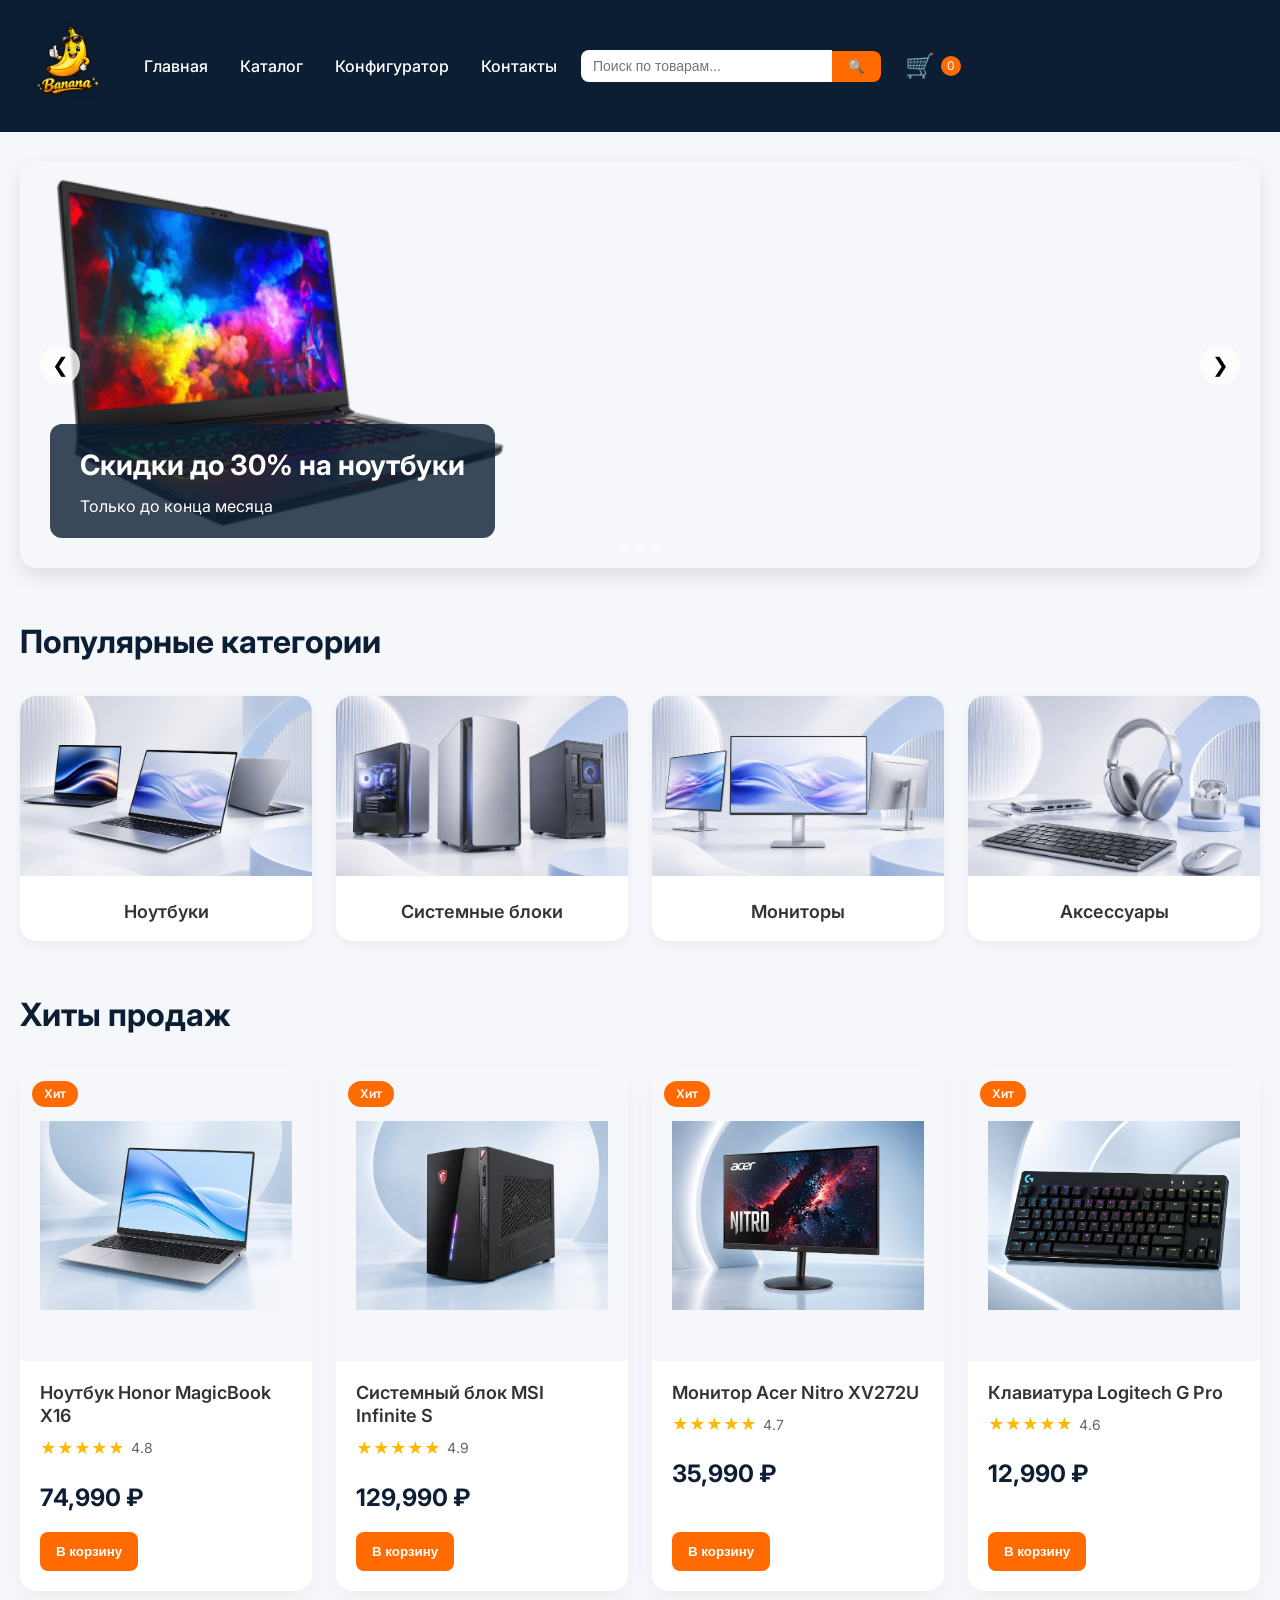
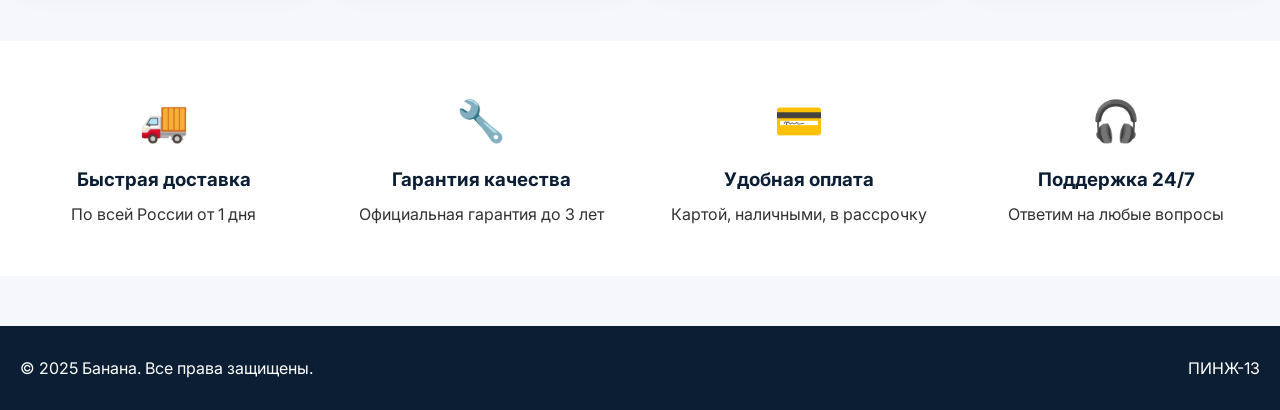
<file: index.html>
<!DOCTYPE html>
<html lang="ru">
<head>
  <meta charset="UTF-8">
  <meta name="viewport" content="width=device-width, initial-scale=1.0">
  <title>Банана — компьютерный магазин</title>
  <link rel="stylesheet" href="css/style.css">
  <link href="https://fonts.googleapis.com/css2?family=Inter:wght@400;500;600;700&display=swap" rel="stylesheet">
</head>
<body>

  <!-- ШАПКА -->
  <header class="header">
    <div class="container header__inner">
      
      <!-- Лого -->
      <a href="index.html" class="logo">
        <img src="img/logo.png" alt="Банана" class="logo__img">
      </a>

      <!-- Навигация -->
      <nav class="nav">
        <ul class="nav__list">
          <li><a href="index.html" class="nav__link">Главная</a></li>
          <li><a href="catalog.html" class="nav__link">Каталог</a></li>
          <li><a href="configurator.html" class="nav__link">Конфигуратор</a></li>
          <li><a href="contacts.html" class="nav__link">Контакты</a></li>
        </ul>
      </nav>

      <!-- Поиск -->
      <div class="header__search">
        <input type="text" placeholder="Поиск по товарам..." id="searchInput" class="search-input">
        <button class="search-btn" id="searchBtn">🔍</button>
      </div>

      <!-- Корзина -->
      <a href="cart.html" class="cart-link" id="cartLink">
        <span class="cart-icon">🛒</span>
        <span class="cart-count" id="cartCount">0</span>
      </a>

    </div>
  </header>
  <main>

    <!-- АКЦИИ -->
    <section class="slider-section">
      <div class="container">
        <div class="slider" id="mainSlider">
          <div class="slider__container">
            
            <!-- Контейнер для слайдов -->
            <div class="slider__slides">
              
              <!-- Первый слайд -->
              <div class="slide">
                <img src="img/slide1.png" alt="Скидки на ноутбуки">
                <!-- Текст картинки -->
                <div class="slide__caption">
                  <h2>Скидки до 30% на ноутбуки</h2>
                  <p>Только до конца месяца</p>
                </div>
              </div>
              
              <!-- Второй слайд -->
              <div class="slide">
                <img src="img/slide2.png" alt="Игровые ПК">
                <div class="slide__caption">
                  <h2>Игровые компьютеры</h2>
                  <p>Для настоящих геймеров</p>
                </div>
              </div>
              
              <!-- Третий слайд -->
              <div class="slide">
                <img src="img/slide3.png" alt="Периферия">
                <div class="slide__caption">
                  <h2>Клавиатуры и мыши</h2>
                  <p>Со скидкой при покупке комплектом</p>
                </div>
              </div>
              
            </div>
            
            <!-- Кнопки переключения слайдов -->
            <button class="slider__btn slider__btn--prev">❮</button> <!-- Предыдущий -->
            <button class="slider__btn slider__btn--next">❯</button> <!-- Следующий -->
            
            <!-- Точки-индикаторы (заполняются через JS) -->
            <div class="slider__dots"></div>
          </div>
        </div>
      </div>
    </section>
 <!-- ПОПУЛЯРНЫЕ КАТЕГОРИИ -->
    <section class="categories">
      <div class="container">
        <h2 class="section-title">Популярные категории</h2>
        <!-- Сетка из 4 карточек категорий -->
        <div class="categories-grid">
          
          <!-- Категория "Ноутбуки" -->
          <a href="catalog.html?category=laptops" class="category-card">
            <img src="img/category-laptops.png" alt="Ноутбуки">
            <h3>Ноутбуки</h3>
          </a>
          
          <!-- Категория "Системные блоки" -->
          <a href="catalog.html?category=desktops" class="category-card">
            <img src="img/category-system_blocks.png" alt="Системные блоки">
            <h3>Системные блоки</h3>
          </a>
          
          <!-- Категория "Мониторы" -->
          <a href="catalog.html?category=monitors" class="category-card">
            <img src="img/category-monitors.png" alt="Мониторы">
            <h3>Мониторы</h3>
          </a>
          
          <!-- Категория "Аксессуары" -->
          <a href="catalog.html?category=accessories" class="category-card">
            <img src="img/category-accessories.png" alt="Аксессуары">
            <h3>Аксессуары</h3>
          </a>
          
        </div>
      </div>
    </section>
    <!-- СЕКЦИЯ "ХИТЫ ПРОДАЖ" -->
    <section class="featured-products">
      <div class="container">
        <h2 class="section-title">Хиты продаж</h2>
        <!-- Сетка, куда будут вставлены карточки товаров из JS -->
        <div class="products-grid" id="featuredGrid">
          <!-- Здесь будут товары после загрузки страницы -->
        </div>
      </div>
    </section>

    <!-- ПРЕИМУЩЕСТВ МАГАЗИНА -->
    <section class="advantages">
      <div class="container">
        <div class="advantages-grid">
          
          <div class="advantage-item">
            <span class="advantage-icon">🚚</span>
            <h3>Быстрая доставка</h3>
            <p>По всей России от 1 дня</p>
          </div>
          
          <div class="advantage-item">
            <span class="advantage-icon">🔧</span>
            <h3>Гарантия качества</h3>
            <p>Официальная гарантия до 3 лет</p>
          </div>
          
          <div class="advantage-item">
            <span class="advantage-icon">💳</span>
            <h3>Удобная оплата</h3>
            <p>Картой, наличными, в рассрочку</p>
          </div>
          
          <div class="advantage-item">
            <span class="advantage-icon">🎧</span>
            <h3>Поддержка 24/7</h3>
            <p>Ответим на любые вопросы</p>
          </div>
          
        </div>
      </div>
    </section>

  </main>

  <!-- КОНЕЦ САЙТА -->
  <footer class="footer">
    <div class="container footer__inner">
      <p>&copy; 2025 Банана. Все права защищены.</p>
      <p>ПИНЖ-13</p>
    </div>
  </footer>

    <!-- ==================== ПОДКЛЮЧЕНИЕ JAVASCRIPT ==================== -->
  <script src="js/components.js"></script>
  <script src="js/catalog.js"></script>
  <!-- main.js - общие функции, обновление счётчика, слайдер -->
  <script src="js/main.js"></script>
  <!-- cart.js - логика работы с корзиной (добавление, удаление, хранение) -->
  <script src="js/cart.js"></script>
  
  <!-- Встроенный скрипт для отображения хитов продаж -->
  <script>
    // Дожидаемся полной загрузки DOM-дерева
    document.addEventListener('DOMContentLoaded', function() {
      // Проверяем, что массив products определён (он находится в catalog.js)
      if (typeof products !== 'undefined') {
        // Находим контейнер для хитов
        const featuredGrid = document.getElementById('featuredGrid');
        // Берём первые 4 товара из общего массива
        const featuredProducts = products.slice(0, 4);
        
        // Генерируем HTML для каждой карточки и вставляем в контейнер
        featuredGrid.innerHTML = featuredProducts.map(p => `
          <!-- Карточка товара. data-атрибуты нужны для JS (добавление в корзину) -->
          <article class="product-card" data-id="${p.id}" data-price="${p.price}" data-category="${p.category}">
            
            <div class="product-card__image">
              <img src="${p.image}" alt="${p.title}" loading="lazy">
              <!-- Метка "Хит" на карточке -->
              <span class="product-badge product-badge--hit">Хит</span>
            </div>
            
            <div class="product-card__content">
              <h3 class="product-card__title">${p.title}</h3>
              
              <!-- Рейтинг: звёзды и числовое значение -->
              <div class="product-card__rating">
                <span class="stars">${'★'.repeat(Math.round(p.rating))}${'☆'.repeat(5 - Math.round(p.rating))}</span>
                <span class="rating-value">${p.rating}</span>
              </div>
              
              <!-- Цена с разделителями тысяч -->
              <div class="product-card__price">${p.price.toLocaleString()} ₽</div>
              
              <!-- Кнопки действий -->
              <div class="product-card__actions">
                <!-- Кнопка добавления в корзину (с классом add-to-cart для обработчика) -->
                <button class="btn btn--primary add-to-cart">В корзину</button>
              </div>
            </div>
            
          </article>
        `).join(''); // join('') склеивает массив строк без запятых
      }
    });
  </script>
</body>
</html>
</file>
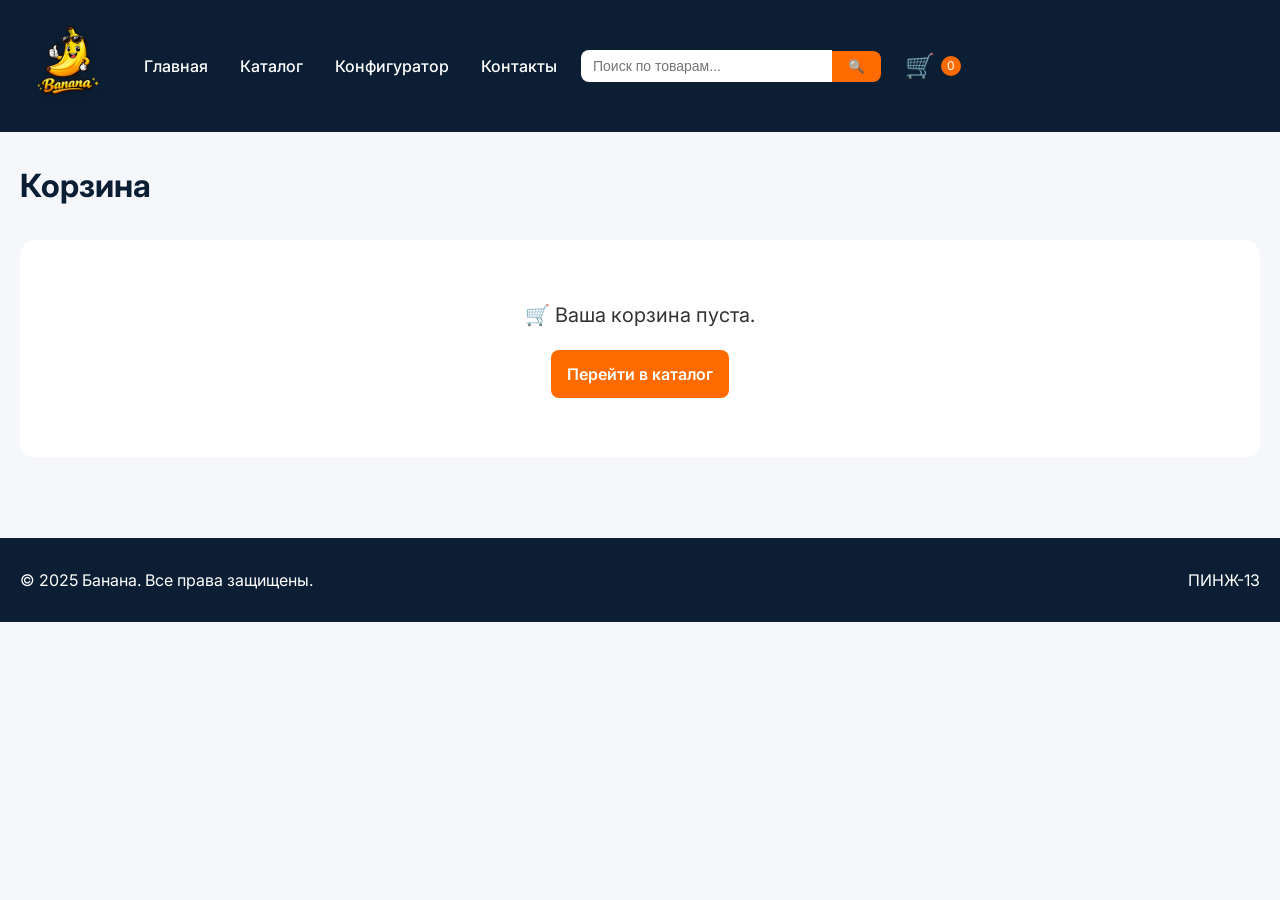
<file: cart.html>
<!DOCTYPE html>
<html lang="ru">
<head>
  <meta charset="UTF-8">
  <meta name="viewport" content="width=device-width, initial-scale=1.0">
  <title>Корзина — Банана</title>
  <link rel="stylesheet" href="css/style.css">
  <link href="https://fonts.googleapis.com/css2?family=Inter:wght@400;500;600;700&display=swap" rel="stylesheet">
</head>
<body>

  <!-- ШАПКА -->
  <header class="header">
    <div class="container header__inner">
      <a href="index.html" class="logo">
        <img src="img/logo.png" alt="Банана" class="logo__img">
      </a>
      <nav class="nav">
        <ul class="nav__list">
          <li><a href="index.html" class="nav__link">Главная</a></li>
          <li><a href="catalog.html" class="nav__link">Каталог</a></li>
          <li><a href="configurator.html" class="nav__link">Конфигуратор</a></li>
          <li><a href="contacts.html" class="nav__link">Контакты</a></li>
        </ul>
      </nav>
      <div class="header__search">
        <input type="text" placeholder="Поиск по товарам..." id="searchInput" class="search-input">
        <button class="search-btn" id="searchBtn">🔍</button>
      </div>
      <a href="cart.html" class="cart-link" id="cartLink">
        <span class="cart-icon">🛒</span>
        <span class="cart-count" id="cartCount">0</span>
      </a>
    </div>
  </header>

  <!-- СОДЕРЖИМОЕ КОРЗИНЫ -->
  <main class="cart-page">
    <div class="container">
      <!-- Заголовок страницы -->
      <h1 class="page-title">Корзина</h1>

      <!-- Блок, который показывается, если корзина пуста (изначально скрыт) -->
      <div id="cartEmptyMessage" class="cart-empty" style="display: none;">
        <p>🛒 Ваша корзина пуста.</p>
        <!-- Кнопка для перехода в каталог -->
        <a href="catalog.html" class="btn btn--primary">Перейти в каталог</a>
      </div>

      <!-- Основной блок корзины (таблица с товарами и итоги) -->
      <div id="cartContent">
        
        <!-- Таблица товаров в корзине -->
        <table class="cart-table">
          <thead>
            <tr>
              <th>Товар</th>        <!-- Название и изображение -->
              <th>Цена</th>          <!-- Цена за единицу -->
              <th>Количество</th>    <!-- Счётчик с кнопками +/- -->
              <th>Сумма</th>         <!-- Цена * количество -->
              <th></th>              <!-- Кнопка удаления -->
            </tr>
          </thead>
          <!-- Тело таблицы заполняется динамически через JS -->
          <tbody id="cartItemsContainer">
            <!-- Здесь будут строки с товарами -->
          </tbody>
        </table>

        <!-- Блок с итоговой суммой и кнопкой оформления -->
        <div class="cart-summary">
          <div class="cart-total">
            <span>Итого:</span>
            <!-- Сумма будет обновляться через JS -->
            <span id="cartTotalAmount">0 ₽</span>
          </div>
          <!-- Кнопка перехода к оформлению заказа -->
          <a href="checkout.html" class="btn btn--large btn--primary">Оформить заказ</a>
        </div>
        
      </div>
    </div>
  </main>

  <!-- ПОДВАЛ -->
  <footer class="footer">
    <div class="container footer__inner">
      <p>&copy; 2025 Банана. Все права защищены.</p>
      <p>ПИНЖ-13</p>
    </div>
  </footer>

  <!-- ПОДКЛЮЧЕНИЕ СКРИПТОВ -->
  <script src="js/main.js"></script>
  <script src="js/cart.js"></script>
  
  <!-- Вызов функции рендеринга корзины при загрузке -->
  <script>
    document.addEventListener('DOMContentLoaded', renderCart);
  </script>
</body>
</html>
</file>
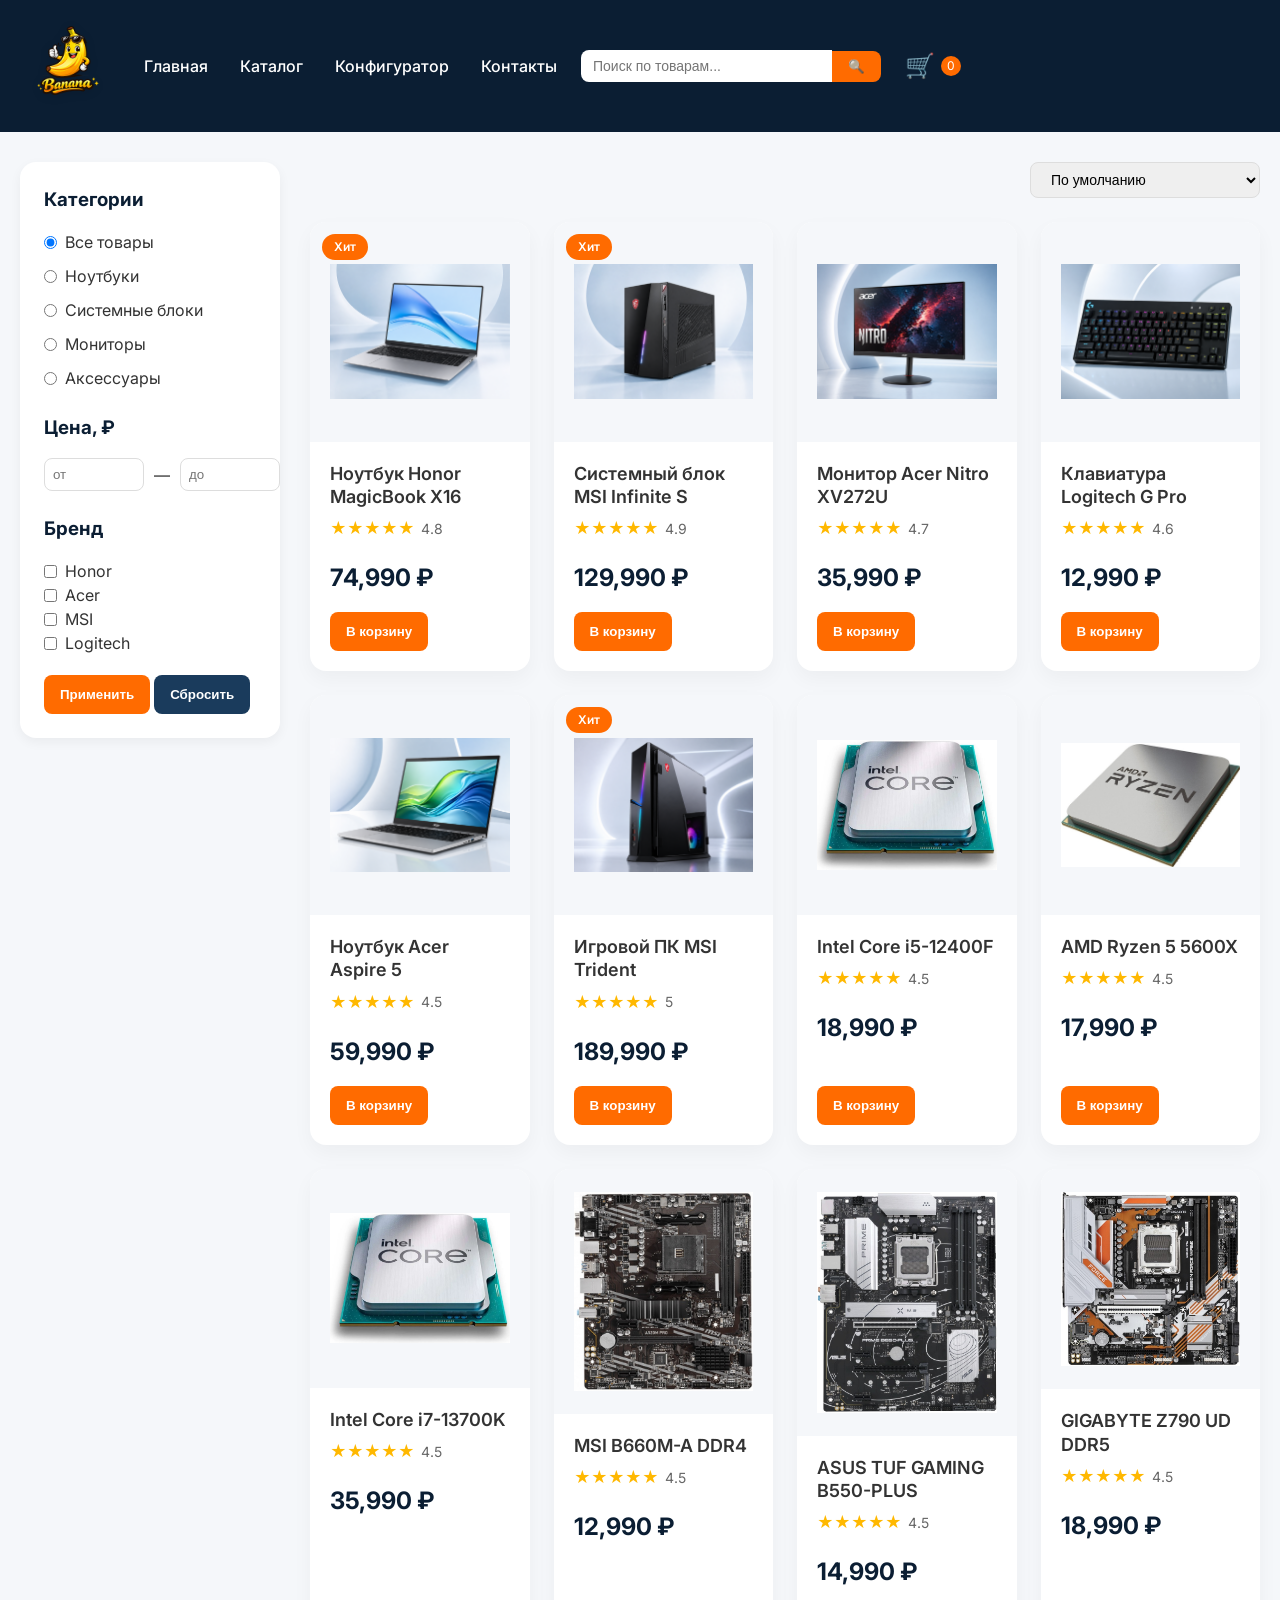
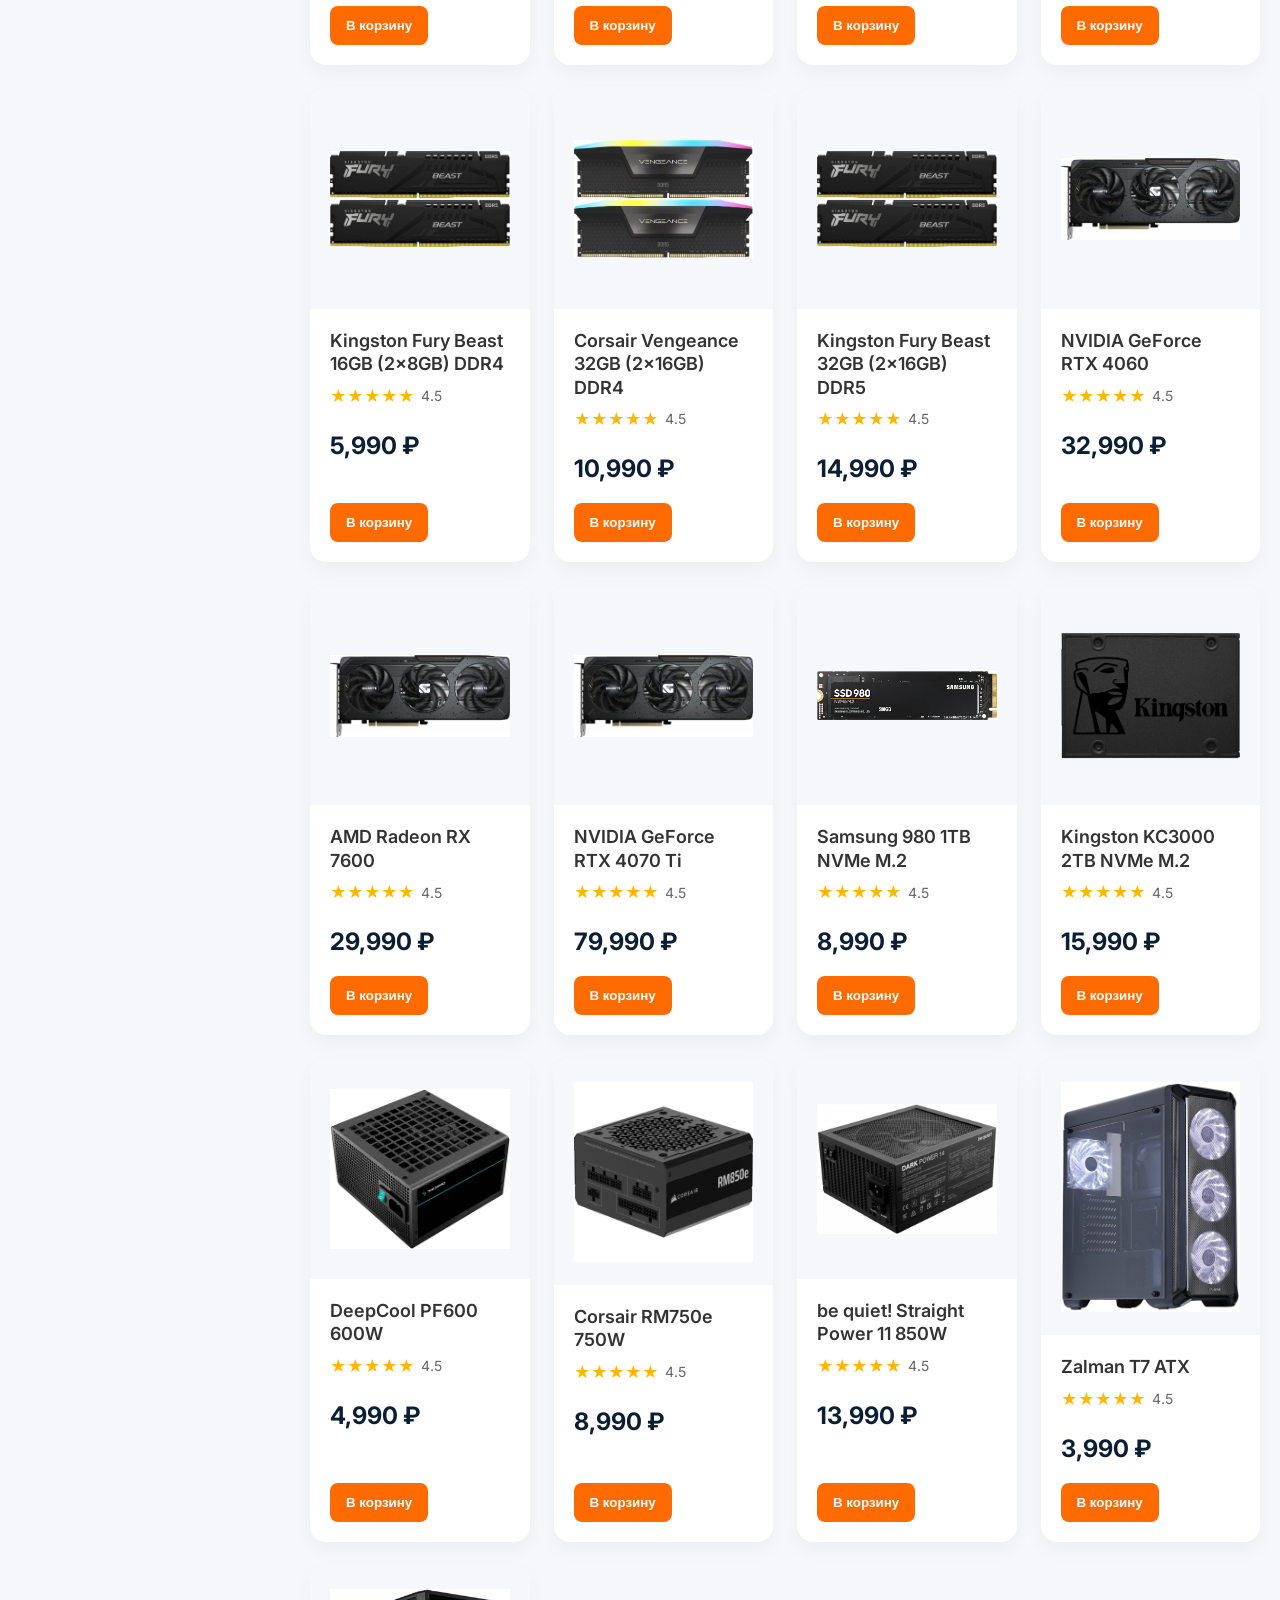
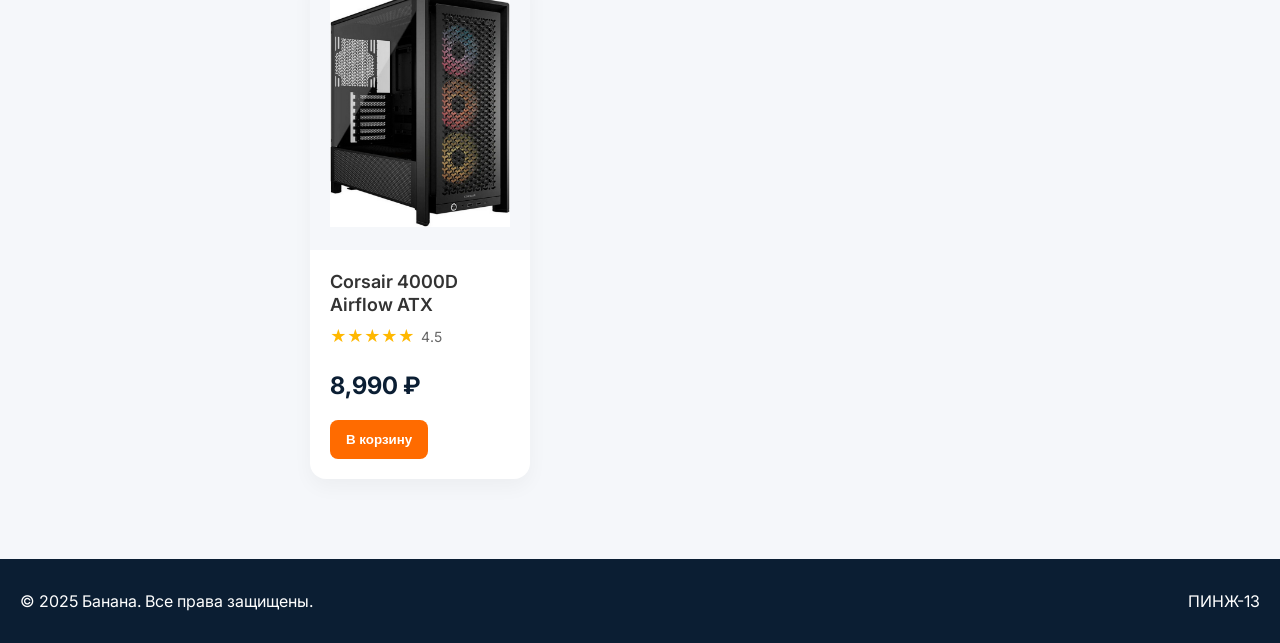
<file: catalog.html>
<!DOCTYPE html>
<html lang="ru">
<head>
  <meta charset="UTF-8">
  <meta name="viewport" content="width=device-width, initial-scale=1.0">
  <title>Каталог товаров — Банана</title>
  <link rel="stylesheet" href="css/style.css">
  <link href="https://fonts.googleapis.com/css2?family=Inter:wght@400;500;600;700&display=swap" rel="stylesheet">
</head>
<body>

  <!-- ШАПКА (аналогична главной) -->
  <header class="header">
    <div class="container header__inner">
      <a href="index.html" class="logo">
        <img src="img/logo.png" alt="Банана" class="logo__img">
      </a>
      <nav class="nav">
        <ul class="nav__list">
          <li><a href="index.html" class="nav__link">Главная</a></li>
          <li><a href="catalog.html" class="nav__link">Каталог</a></li>
          <li><a href="configurator.html" class="nav__link">Конфигуратор</a></li>
          <li><a href="contacts.html" class="nav__link">Контакты</a></li>
        </ul>
      </nav>
      <div class="header__search">
        <input type="text" placeholder="Поиск по товарам..." id="searchInput" class="search-input">
        <button class="search-btn" id="searchBtn">🔍</button>
      </div>
      <a href="cart.html" class="cart-link" id="cartLink">
        <span class="cart-icon">🛒</span>
        <span class="cart-count" id="cartCount">0</span>
      </a>
    </div>
  </header>

  <!-- ОСНОВНОЙ КОНТЕНТ КАТАЛОГА -->
  <main class="catalog-page">
    <div class="container catalog-container">
      
      <!-- ========== БОКОВАЯ ПАНЕЛЬ ФИЛЬТРОВ ========== -->
      <aside class="filters">
        
        <!-- Фильтр по категориям (радиокнопки - можно выбрать только одну) -->
        <h3>Категории</h3>
        <ul class="filter-group">
          <li><label><input type="radio" name="category" value="all" checked> Все товары</label></li>
          <li><label><input type="radio" name="category" value="laptops"> Ноутбуки</label></li>
          <li><label><input type="radio" name="category" value="desktops"> Системные блоки</label></li>
          <li><label><input type="radio" name="category" value="monitors"> Мониторы</label></li>
          <li><label><input type="radio" name="category" value="accessories"> Аксессуары</label></li>
        </ul>

        <!-- Фильтр по цене (диапазон) -->
        <h3>Цена, ₽</h3>
        <div class="price-filter">
          <!-- Поле для минимальной цены -->
          <input type="number" id="priceMin" placeholder="от" min="0">
          <span>—</span>
          <!-- Поле для максимальной цены -->
          <input type="number" id="priceMax" placeholder="до">
        </div>

        <!-- Фильтр по бренду (чекбоксы - можно выбрать несколько) -->
        <h3>Бренд</h3>
        <div class="filter-group">
          <label><input type="checkbox" value="honor"> Honor</label>
          <label><input type="checkbox" value="acer"> Acer</label>
          <label><input type="checkbox" value="msi"> MSI</label>
          <label><input type="checkbox" value="logitech"> Logitech</label>
        </div>

        <!-- Кнопки управления фильтрацией -->
        <button class="btn btn--primary" id="applyFilters">Применить</button>
        <button class="btn btn--secondary" id="resetFilters">Сбросить</button>
      </aside>

      <!-- ========== ПРАВАЯ ЧАСТЬ: СОРТИРОВКА И СЕТКА ТОВАРОВ ========== -->
      <section class="catalog-content">
        
        <!-- Верхняя панель с сортировкой -->
        <div class="catalog-header">
          <!-- Выпадающий список для выбора порядка сортировки -->
          <select id="sortSelect">
            <option value="default">По умолчанию</option>
            <option value="price-asc">Цена ↑ (дешёвые сначала)</option>
            <option value="price-desc">Цена ↓ (дорогие сначала)</option>
            <option value="rating">По рейтингу</option>
          </select>
        </div>

        <!-- Сетка товаров (будет заполнена через JavaScript) -->
        <div class="products-grid" id="productsGrid">
          <!-- Здесь появятся карточки товаров -->
        </div>
        
      </section>

    </div>
  </main>

  <!-- ПОДВАЛ -->
  <footer class="footer">
    <div class="container footer__inner">
      <p>&copy; 2025 Банана. Все права защищены.</p>
      <p>ПИНЖ-13</p>
    </div>
  </footer>

  <!-- ПОДКЛЮЧЕНИЕ СКРИПТОВ -->
  <script src="js/components.js"></script>   <!-- ← сначала этот -->
  <script src="js/catalog.js"></script> <!-- Данные товаров и функции фильтрации -->
  <script src="js/main.js"></script>    <!-- Общие функции -->
  <script src="js/cart.js"></script>    <!-- Логика корзины -->
  
  <!-- Инициализация каталога после загрузки DOM -->
  <script>
    document.addEventListener('DOMContentLoaded', function() {
      // Первоначальная отрисовка всех товаров (функция из catalog.js)
      renderProductGrid(products);
      
      // Назначаем обработчики событий на кнопки фильтров
      document.getElementById('applyFilters').addEventListener('click', filterProducts);
      document.getElementById('resetFilters').addEventListener('click', resetFilters);
      document.getElementById('sortSelect').addEventListener('change', filterProducts);
    });
  </script>
</body>
</html>
</file>
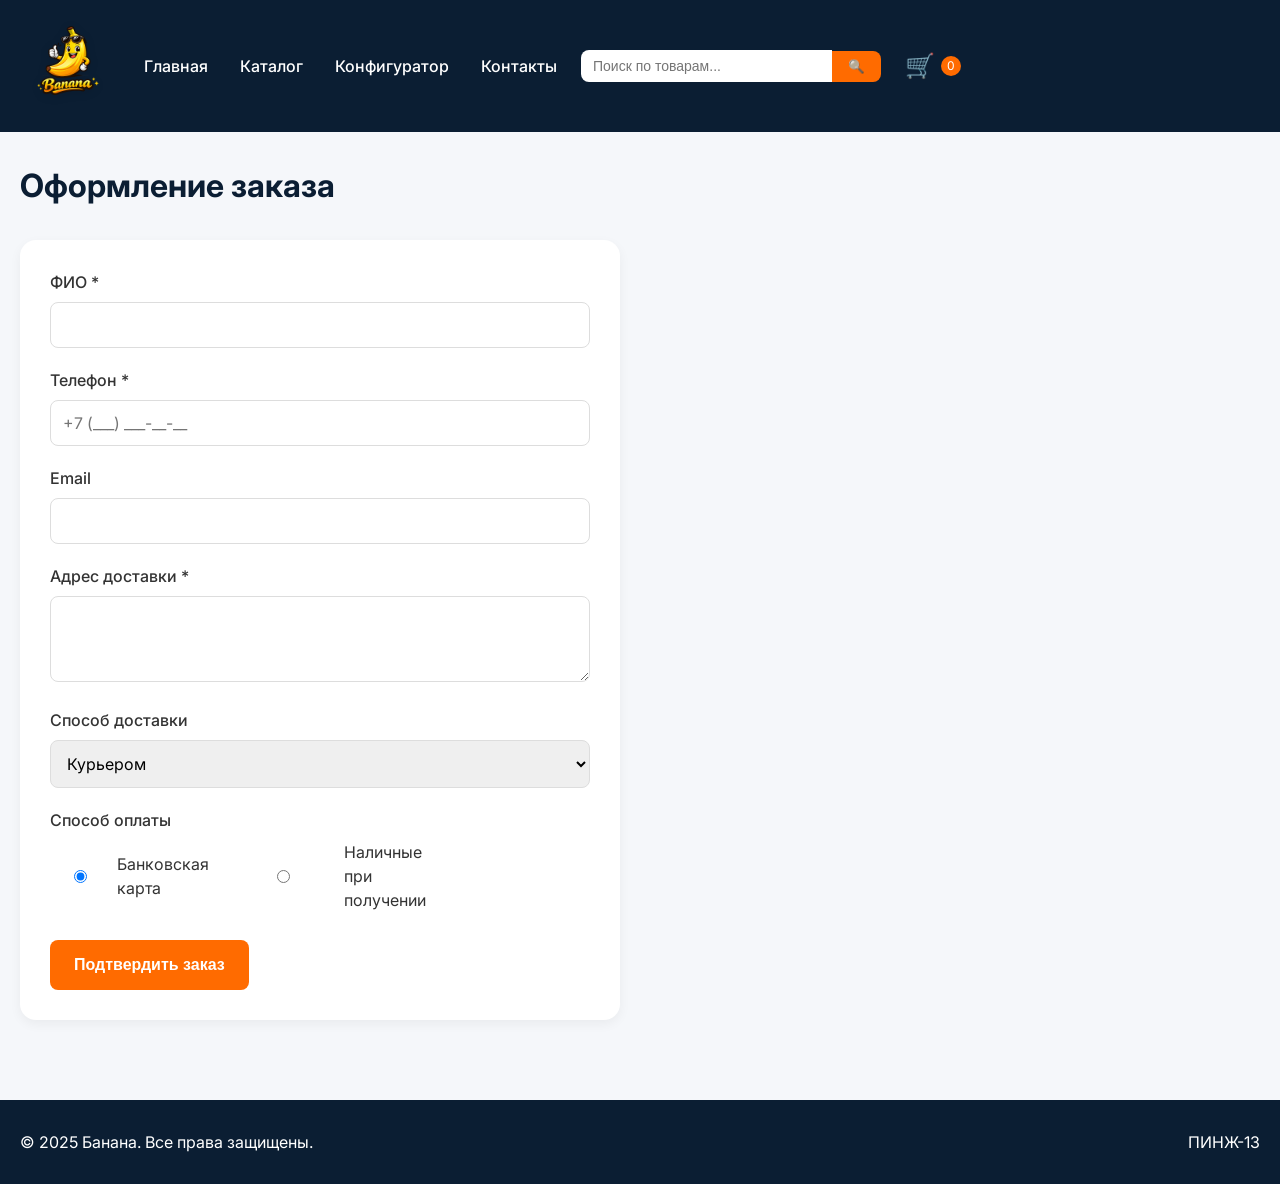
<file: checkout.html>
<!DOCTYPE html>
<html lang="ru">
<head>
  <meta charset="UTF-8">
  <meta name="viewport" content="width=device-width, initial-scale=1.0">
  <title>Оформление заказа — Банана</title>
  <link rel="stylesheet" href="css/style.css">
  <link href="https://fonts.googleapis.com/css2?family=Inter:wght@400;500;600;700&display=swap" rel="stylesheet">
</head>
<body>

  <!-- ШАПКА -->
  <header class="header">
    <div class="container header__inner">
      <a href="index.html" class="logo">
        <img src="img/logo.png" alt="Банана" class="logo__img">
      </a>
      <nav class="nav">
        <ul class="nav__list">
          <li><a href="index.html" class="nav__link">Главная</a></li>
          <li><a href="catalog.html" class="nav__link">Каталог</a></li>
          <li><a href="configurator.html" class="nav__link">Конфигуратор</a></li>
          <li><a href="contacts.html" class="nav__link">Контакты</a></li>
        </ul>
      </nav>
      <div class="header__search">
        <input type="text" placeholder="Поиск по товарам..." id="searchInput" class="search-input">
        <button class="search-btn" id="searchBtn">🔍</button>
      </div>
      <a href="cart.html" class="cart-link" id="cartLink">
        <span class="cart-icon">🛒</span>
        <span class="cart-count" id="cartCount">0</span>
      </a>
    </div>
  </header>

  <!-- ФОРМА ОФОРМЛЕНИЯ ЗАКАЗА -->
  <main class="checkout-page">
    <div class="container">
      <h1 class="page-title">Оформление заказа</h1>

      <!-- Форма. При отправке будет происходить валидация через JS -->
      <form id="checkoutForm" class="checkout-form">
        
        <!-- Поле "ФИО" (обязательное) -->
        <div class="form-group">
          <label for="name">ФИО *</label>
          <input type="text" id="name" name="name" required>
          <!-- Сюда будет выводиться текст ошибки, если поле невалидно -->
          <span class="error-message" data-for="name"></span>
        </div>

        <!-- Поле "Телефон" (обязательное) -->
        <div class="form-group">
          <label for="phone">Телефон *</label>
          <input type="tel" id="phone" name="phone" placeholder="+7 (___) ___-__-__" required>
          <span class="error-message" data-for="phone"></span>
        </div>

        <!-- Поле "Email" (необязательное) -->
        <div class="form-group">
          <label for="email">Email</label>
          <input type="email" id="email" name="email">
        </div>

        <!-- Поле "Адрес доставки" (обязательное) -->
        <div class="form-group">
          <label for="address">Адрес доставки *</label>
          <textarea id="address" name="address" rows="3" required></textarea>
          <span class="error-message" data-for="address"></span>
        </div>

        <!-- Выбор способа доставки -->
        <div class="form-group">
          <label>Способ доставки</label>
          <select name="delivery" id="delivery">
            <option value="courier">Курьером</option>
            <option value="pickup">Самовывоз</option>
            <option value="post">Почта России</option>
          </select>
        </div>

        <!-- Выбор способа оплаты (радиокнопки) -->
        <div class="form-group">
          <label>Способ оплаты</label>
          <div class="radio-group">
            <label><input type="radio" name="payment" value="card" checked> Банковская карта</label>
            <label><input type="radio" name="payment" value="cash"> Наличные при получении</label>
          </div>
        </div>

        <!-- Кнопка отправки формы -->
        <button type="submit" class="btn btn--large btn--primary">Подтвердить заказ</button>
      </form>
    </div>
  </main>

  <!-- ПОДВАЛ -->
  <footer class="footer">
    <div class="container footer__inner">
      <p>&copy; 2025 Банана. Все права защищены.</p>
      <p>ПИНЖ-13</p>
    </div>
  </footer>

  <!-- ПОДКЛЮЧЕНИЕ СКРИПТОВ -->
  <script src="js/main.js"></script>
  <script src="js/cart.js"></script>
  
  <!-- Валидация и обработка отправки формы -->
  <script>
    // Получаем форму по id и вешаем обработчик события submit
    document.getElementById('checkoutForm').addEventListener('submit', function(e) {
      e.preventDefault(); // Отменяем стандартную отправку (перезагрузку страницы)
      let isValid = true; // Флаг валидности всей формы
      
      // Очищаем все сообщения об ошибках перед проверкой
      document.querySelectorAll('.error-message').forEach(el => el.textContent = '');

      // --- ПРОВЕРКА ИМЕНИ ---
      const name = document.getElementById('name').value.trim(); // Убираем пробелы по краям
      if (name.length < 3) {
        // Показываем ошибку в соответствующем span
        showError('name', 'Введите полное имя (минимум 3 символа)');
        isValid = false;
      }

      // --- ПРОВЕРКА ТЕЛЕФОНА ---
      const phone = document.getElementById('phone').value.trim();
      // Простое регулярное выражение для российских номеров
      const phoneRegex = /^(\+7|8)?[\s\-]?\(?\d{3}\)?[\s\-]?\d{3}[\s\-]?\d{2}[\s\-]?\d{2}$/;
      if (!phoneRegex.test(phone)) {
        showError('phone', 'Введите корректный номер телефона');
        isValid = false;
      }

      // --- ПРОВЕРКА АДРЕСА ---
      const address = document.getElementById('address').value.trim();
      if (address.length < 10) {
        showError('address', 'Укажите полный адрес (не менее 10 символов)');
        isValid = false;
      }

      // --- ЕСЛИ ВСЁ ВАЛИДНО ---
      if (isValid) {
        alert('Заказ оформлен! Спасибо за покупку.');
        clearCart(); // Очищаем корзину (функция из cart.js)
        window.location.href = 'index.html'; // Перенаправляем на главную
      }
    });

    /**
     * Вспомогательная функция для вывода сообщения об ошибке
     * @param {string} fieldId - id поля ввода
     * @param {string} message - текст ошибки
     */
    function showError(fieldId, message) {
      // Ищем span с атрибутом data-for, равным fieldId
      const errorSpan = document.querySelector(`.error-message[data-for="${fieldId}"]`);
      if (errorSpan) errorSpan.textContent = message;
    }
  </script>
</body>
</html>
</file>
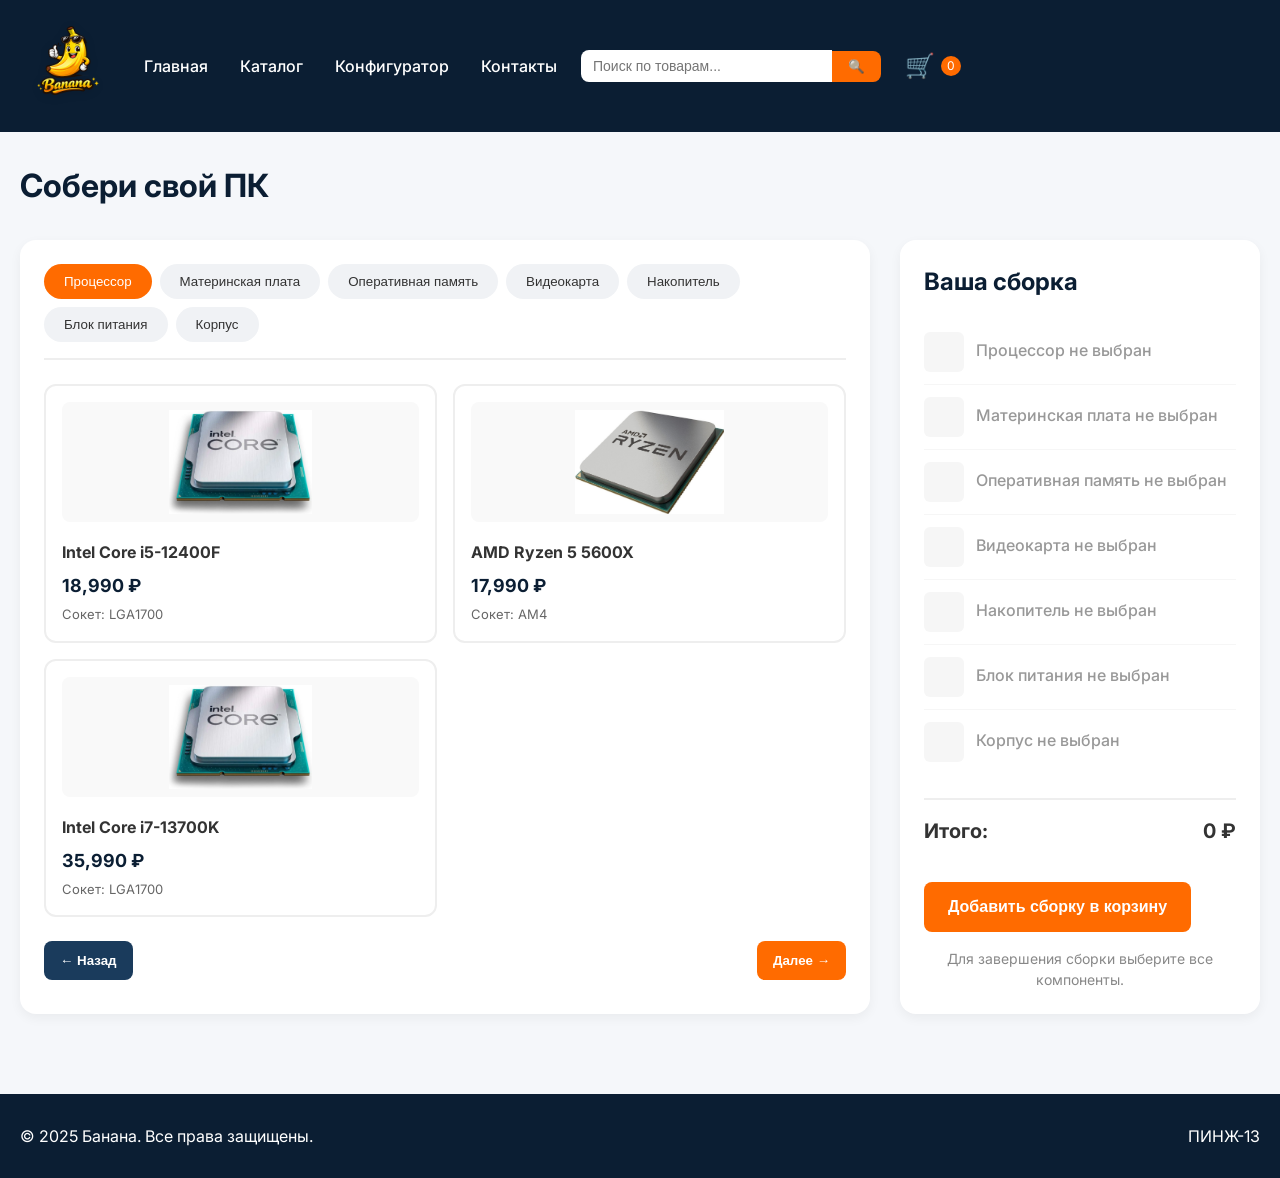
<file: configurator.html>
<!DOCTYPE html>
<html lang="ru">
<head>
  <meta charset="UTF-8">
  <meta name="viewport" content="width=device-width, initial-scale=1.0">
  <title>Конфигуратор ПК — Банана</title>
  <link rel="stylesheet" href="css/style.css">
  <link href="https://fonts.googleapis.com/css2?family=Inter:wght@400;500;600;700&display=swap" rel="stylesheet">
</head>
<body>

  <!-- ШАПКА (обновлённая с пунктом "Конфигуратор") -->
  <header class="header">
    <div class="container header__inner">
      <a href="index.html" class="logo">
        <img src="img/logo.png" alt="Банана" class="logo__img">
      </a>
      <nav class="nav">
        <ul class="nav__list">
          <li><a href="index.html" class="nav__link">Главная</a></li>
          <li><a href="catalog.html" class="nav__link">Каталог</a></li>
          <li><a href="configurator.html" class="nav__link">Конфигуратор</a></li>
          <li><a href="contacts.html" class="nav__link">Контакты</a></li>
        </ul>
      </nav>
      <div class="header__search">
        <input type="text" placeholder="Поиск по товарам..." id="searchInput" class="search-input">
        <button class="search-btn" id="searchBtn">🔍</button>
      </div>
      <a href="cart.html" class="cart-link" id="cartLink">
        <span class="cart-icon">🛒</span>
        <span class="cart-count" id="cartCount">0</span>
      </a>
    </div>
  </header>

  <!-- ОСНОВНОЙ КОНТЕНТ КОНФИГУРАТОРА -->
  <main class="configurator-page">
    <div class="container">
      <h1 class="page-title">Собери свой ПК</h1>

      <!-- Двухколоночный макет: слева выбор комплектующих, справа сводка -->
      <div class="configurator-layout">
        
        <!-- ЛЕВАЯ ЧАСТЬ: список категорий и вариантов -->
        <div class="configurator-selection">
          
          <!-- Панель категорий (горизонтальные вкладки) -->
          <div class="category-tabs" id="categoryTabs">
            <!-- Заполняются динамически через JS -->
          </div>

          <!-- Контейнер для списка компонентов выбранной категории -->
          <div class="components-list" id="componentsList">
            <!-- Здесь будут отображаться карточки комплектующих -->
          </div>

          <!-- Кнопки навигации по шагам (опционально) -->
          <div class="configurator-nav">
            <button class="btn btn--secondary" id="prevCategoryBtn">← Назад</button>
            <button class="btn btn--primary" id="nextCategoryBtn">Далее →</button>
          </div>
        </div>

        <!-- ПРАВАЯ ЧАСТЬ: сводка выбранной конфигурации -->
        <div class="configurator-summary">
          <h2>Ваша сборка</h2>
          <div id="summaryList" class="summary-list">
            <!-- Динамически заполняется выбранными компонентами -->
          </div>
          <div class="summary-total">
            <span>Итого:</span>
            <span id="totalPrice">0 ₽</span>
          </div>
          <button class="btn btn--large btn--primary" id="addConfigToCart" disabled>
            Добавить сборку в корзину
          </button>
          <p class="config-note">Для завершения сборки выберите все компоненты.</p>
        </div>
      </div>
    </div>
  </main>

  <!-- ПОДВАЛ -->
  <footer class="footer">
    <div class="container footer__inner">
      <p>&copy; 2025 Банана. Все права защищены.</p>
      <p>ПИНЖ-13</p>
    </div>
  </footer>

  <!-- ПОДКЛЮЧЕНИЕ СКРИПТОВ -->
  <script src="js/main.js"></script>
  <script src="js/cart.js"></script>
  <script src="js/components.js"></script>   <!-- Данные комплектующих -->
  <script src="js/configurator.js"></script> <!-- Логика конфигуратора -->
</body>
</html>
</file>
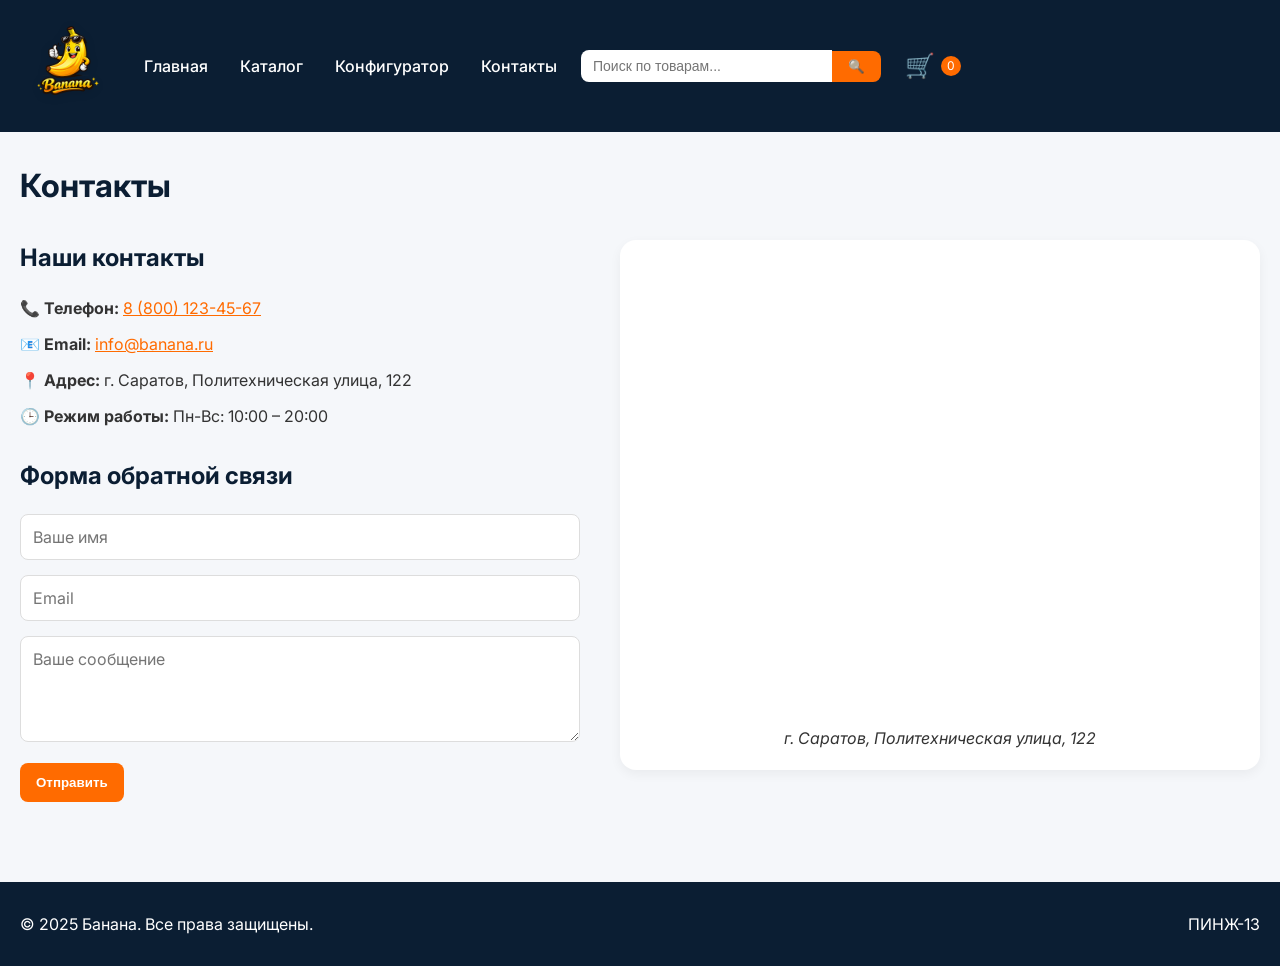
<file: contacts.html>
<!DOCTYPE html>
<html lang="ru">
<head>
  <meta charset="UTF-8">
  <meta name="viewport" content="width=device-width, initial-scale=1.0">
  <title>Контакты — Банана</title>
  <link rel="stylesheet" href="css/style.css">
  <link href="https://fonts.googleapis.com/css2?family=Inter:wght@400;500;600;700&display=swap" rel="stylesheet">
</head>
<body>

  <!-- ШАПКА -->
  <header class="header">
    <div class="container header__inner">
      <a href="index.html" class="logo">
        <img src="img/logo.png" alt="Банана" class="logo__img">
      </a>
      <nav class="nav">
        <ul class="nav__list">
          <li><a href="index.html" class="nav__link">Главная</a></li>
          <li><a href="catalog.html" class="nav__link">Каталог</a></li>
          <li><a href="configurator.html" class="nav__link">Конфигуратор</a></li>
          <li><a href="contacts.html" class="nav__link">Контакты</a></li>
        </ul>
      </nav>
      <div class="header__search">
        <input type="text" placeholder="Поиск по товарам..." id="searchInput" class="search-input">
        <button class="search-btn" id="searchBtn">🔍</button>
      </div>
      <a href="cart.html" class="cart-link" id="cartLink">
        <span class="cart-icon">🛒</span>
        <span class="cart-count" id="cartCount">0</span>
      </a>
    </div>
  </header>

  <!-- КОНТЕНТ СТРАНИЦЫ КОНТАКТОВ -->
  <main class="contacts-page">
    <div class="container">
      <h1 class="page-title">Контакты</h1>

      <!-- Двухколоночная сетка: информация + карта -->
      <div class="contacts-grid">
        
        <!-- Левая колонка: контактные данные и форма -->
        <div class="contacts-info">
          <h2>Наши контакты</h2>
          <ul class="contact-list">
            <li><strong>📞 Телефон:</strong> <a href="tel:+78001234567">8 (800) 123-45-67</a></li>
            <li><strong>📧 Email:</strong> <a href="mailto:info@banana.ru">info@banana.ru</a></li>
            <li><strong>📍 Адрес:</strong> г. Саратов, Политехническая улица, 122</li>
            <li><strong>🕒 Режим работы:</strong> Пн-Вс: 10:00 – 20:00</li>
          </ul>

          <h2>Форма обратной связи</h2>
          <form id="feedbackForm" class="feedback-form">
            <div class="form-group">
              <input type="text" placeholder="Ваше имя" required>
            </div>
            <div class="form-group">
              <input type="email" placeholder="Email" required>
            </div>
            <div class="form-group">
              <textarea placeholder="Ваше сообщение" rows="4" required></textarea>
            </div>
            <button type="submit" class="btn btn--primary">Отправить</button>
          </form>
        </div>

        <!-- Правая колонка: Яндекс.Карта через iframe -->
        <div class="contacts-map">
          <div style="position:relative; overflow:hidden; border-radius:12px;">
            <iframe src="https://yandex.ru/map-widget/v1/?um=constructor%3A6aefa1485cbe3c2cc75f442872452afc4684c054caef007c356aff023133a9ed&amp;source=constructor" width="600" height="450" frameborder="0">

            </iframe>
          </div>
          <!-- Подпись под картой -->
          <p style="margin-top:10px; text-align:center;">
            <em>г. Саратов, Политехническая улица, 122</em>
          </p>
        </div>
        
      </div>
    </div>
  </main>

  <!-- ПОДВАЛ -->
  <footer class="footer">
    <div class="container footer__inner">
      <p>&copy; 2025 Банана. Все права защищены.</p>
      <p>ПИНЖ-13</p>
    </div>
  </footer>

  <!-- ПОДКЛЮЧЕНИЕ СКРИПТОВ -->
  <script src="js/main.js"></script>
  <script src="js/cart.js"></script>
  
  <!-- Обработчик для формы обратной связи -->
  <script>
    document.getElementById('feedbackForm').addEventListener('submit', function(e) {
      e.preventDefault();
      alert('Спасибо за обращение! Мы ответим в ближайшее время.');
      this.reset();
    });
  </script>
</body>
</html>
</file>
<file: css/style.css>
/* ОБЩИЕ */
* {
  margin: 0;          /*отступы элементов*/
  padding: 0;         /*внутренние отступы*/
  box-sizing: border-box; /*ширина и высота*/
}

body {
  font-family: 'Inter', sans-serif; /*шрифт*/
  color: #333333;                  /*цвет текста*/
  background-color: #F5F7FA;       /*фон страницы*/
  line-height: 1.5;                /*межстрочный интервал*/
}

/*контейнер для ограничения ширины контента и центрирования*/
.container {
  max-width: 1280px;   /*ширина*/
  margin: 0 auto;      /*центр*/
  padding: 0 20px;     /* Отступы по бокам*/
}

/*нахер подчёркивание у всех ссылок */
a {
  text-decoration: none;
  color: inherit;      /*цвет*/
}

/*нахер маркеры у списков*/
ul {
  list-style: none;
}

/*ШАПКА*/
.header {
  background: #0B1E33;
  padding: 16px 0;
  position: sticky;
  top: 0;
  z-index: 1000;
}

.header__inner {
  display: flex;
  align-items: center;
  gap: 24px;                /*расстояние между элементами*/
}

/*Лого*/
.logo {
  display: block;
  flex-shrink: 0;
}

.logo__img {
  display: block;           /*отступы у изображения*/
  height: 100px;
  width: auto;
  max-width: 180px;
  object-fit: contain;
  filter: drop-shadow(0 2px 4px rgba(0,0,0,0.1)); /*тень*/
  transition: transform 0.2s, filter 0.2s; /*анимация при наведении*/
}

.logo:hover .logo__img {
  transform: scale(1.02);   /*увеличение при наведении*/
  filter: drop-shadow(0 4px 6px rgba(0,0,0,0.15)); /*тень становится заметнее*/
}

/*МЕНЮ*/
.nav__list {
  display: flex;
  gap: 32px;                /*Расстояние*/
}

.nav__link {
  color: white;
  font-weight: 500;
  transition: color 0.2s;   /*изменение цвета*/
}

.nav__link:hover {
  color: #FF6B00;           /*Оранжевый при наведении*/
}

/*ПОИСК*/
.header__search {
  display: flex;
  align-items: center;
  flex: 1;
  max-width: 300px;
}

.search-input {
  padding: 8px 12px;
  border: none;
  border-radius: 8px 0 0 8px; /*скругление слева*/
  outline: none;
  font-size: 14px;
  width: 100%;
}

.search-btn {
  padding: 8px 16px;
  background: #FF6B00;
  border: none;
  border-radius: 0 8px 8px 0; /*скруглениесправа*/
  color: white;
  cursor: pointer;          /*Курсор*/
  transition: background 0.2s;
}

.search-btn:hover {
  background: #e05a00;
}

/*КОРЗИНА*/
.cart-link {
  display: flex;
  align-items: center;
  color: white;
  position: relative;
}

.cart-icon {
  font-size: 24px;
}

/*счётчик товаров*/
.cart-count {
  background: #FF6B00;
  color: white;
  font-size: 12px;
  border-radius: 50%;
  width: 20px;
  height: 20px;
  display: flex;
  align-items: center;
  justify-content: center;
  margin-left: 6px;
}

/*КНОПКИ*/
.btn {
  padding: 12px 16px;
  border-radius: 8px;
  font-weight: 600;
  border: none;
  cursor: pointer;
  transition: all 0.2s;
  display: inline-block;
  text-align: center;
}

.btn--primary {
  background: #FF6B00;
  color: white;
}

.btn--primary:hover {
  background: #e05a00;
}

.btn--secondary {
  background: #1A3B5C;
  color: white;
}

.btn--secondary:hover {
  background: #0f2a42;
}

.btn--large {
  padding: 16px 24px;
  font-size: 16px;
}

/*СЛАЙДЕР*/
.slider-section {
  margin: 30px 0;
}

.slider {
  position: relative;
  border-radius: 16px;
  overflow: hidden;
  box-shadow: 0 8px 20px rgba(0,0,0,0.1);
}

.slider__container {
  position: relative;
}

.slider__slides {
  display: flex;
}

.slide {
  flex: 0 0 100%;
  display: none;
  position: relative;
}

.slide:first-child {
  display: block;
}

.slide img {
  width: 40%;
  height: 400px;
  object-fit: cover;
}

/*Текст на слайде*/
.slide__caption {
  position: absolute;
  bottom: 30px;
  left: 30px;
  background: rgba(11,30,51,0.8); /* Полупрозрачный тёмно-синий */
  color: white;
  padding: 20px 30px;
  border-radius: 12px;
}

.slide__caption h2 {
  font-size: 28px;
  margin-bottom: 8px;
}

/*Кнопки слайд.*/
.slider__btn {
  position: absolute;
  top: 50%;
  transform: translateY(-50%); /* Центрируем по вертикали */
  background: rgba(255,255,255,0.8);
  border: none;
  width: 40px;
  height: 40px;
  border-radius: 50%;
  font-size: 20px;
  cursor: pointer;
  transition: background 0.2s;
}

.slider__btn:hover {
  background: white;
}

.slider__btn--prev {
  left: 20px;
}

.slider__btn--next {
  right: 20px;
}

/*точки индикатора*/
.slider__dots {
  position: absolute;
  bottom: 15px;
  left: 50%;
  transform: translateX(-50%);
  display: flex;
  gap: 8px;
}

.dot {
  width: 10px;
  height: 10px;
  background: rgba(255,255,255,0.5);
  border-radius: 50%;
  cursor: pointer;
  transition: background 0.2s;
}

.dot.active {
  background: #FF6B00;
}

/*КАРТОЧКА ТОВАРА*/
.product-card {
  background: white;
  border-radius: 16px;
  box-shadow: 0 8px 20px rgba(0,0,0,0.04);
  overflow: hidden;
  transition: transform 0.2s, box-shadow 0.2s;
  display: flex;
  flex-direction: column;
}

.product-card:hover {
  transform: translateY(-4px);
  box-shadow: 0 16px 30px rgba(0,0,0,0.08);
}

/* Контейнер изображения */
.product-card__image {
  position: relative;
  aspect-ratio: 1 / 1;
  background: #f5f7fa;
  padding: 20px;
}

.product-card__image img {
  width: 100%;
  height: 100%;
  object-fit: contain;
}

/* Метка на карточке (Хит, Скидка) */
.product-badge {
  position: absolute;
  top: 12px;
  left: 12px;
  background: #FF6B00;
  color: white;
  padding: 4px 12px;
  border-radius: 30px;
  font-size: 12px;
  font-weight: 600;
}

/* Контентная часть карточки */
.product-card__content {
  padding: 20px;
  flex: 1;
  display: flex;
  flex-direction: column;
}

.product-card__title {
  font-size: 18px;
  font-weight: 600;
  margin-bottom: 8px;
  line-height: 1.3;
}

/* Рейтинг */
.product-card__rating {
  display: flex;
  align-items: center;
  gap: 6px;
  margin-bottom: 8px;
}

.stars {
  color: #FFB800;            /* Жёлтый цвет звёзд */
}

.rating-value {
  color: #666;
  font-size: 14px;
}

/* Цена */
.product-card__price {
  font-size: 24px;
  font-weight: 700;
  color: #0B1E33;
  margin: 12px 0 16px;
}

/* Кнопки в карточке */
.product-card__actions {
  display: flex;
  gap: 8px;
  margin-top: auto;
}

/*СЕТКА ТОВАРОВ*/
.products-grid {
  display: grid;
  grid-template-columns: repeat(4, 1fr);
  gap: 24px;
}

/*КАТЕГОРИИ*/
.categories {
  margin: 50px 0;
}

.section-title {
  font-size: 32px;
  font-weight: 700;
  margin-bottom: 30px;
  color: #0B1E33;
}

.categories-grid {
  display: grid;
  grid-template-columns: repeat(4, 1fr);
  gap: 24px;
}

.category-card {
  background: white;
  border-radius: 16px;
  overflow: hidden;
  box-shadow: 0 4px 12px rgba(0,0,0,0.05);
  transition: transform 0.2s;
  text-align: center;
}

.category-card:hover {
  transform: translateY(-5px);
}

.category-card img {
  width: 100%;
  height: 180px;
  object-fit: cover;
}

.category-card h3 {
  padding: 16px;
  font-size: 18px;
  font-weight: 600;
}

/*ПРЕИМУЩЕСТВА*/
.advantages {
  background: white;
  padding: 50px 0;
  margin: 50px 0;
}

.advantages-grid {
  display: grid;
  grid-template-columns: repeat(4, 1fr);
  gap: 30px;
  text-align: center;
}

.advantage-icon {
  font-size: 40px;
  display: block;
  margin-bottom: 15px;
}

.advantage-item h3 {
  margin-bottom: 8px;
  color: #0B1E33;
}

/*ФУТЕР*/
.footer {
  background: #0B1E33;
  color: white;
  padding: 30px 0;
  margin-top: 50px;
}

.footer__inner {
  display: flex;
  justify-content: space-between;
  align-items: center;
}

/* ========== КАТАЛОГ ========== */
.catalog-page {
  padding: 30px 0;
}

.catalog-container {
  display: flex;
  gap: 30px;
}

/* Боковая панель фильтров */
.filters {
  width: 260px;              /* Фиксированная ширина */
  background: white;
  padding: 24px;
  border-radius: 16px;
  box-shadow: 0 4px 12px rgba(0,0,0,0.05);
  height: fit-content;       /* Высота по содержимому */
}

.filters h3 {
  margin-bottom: 16px;
  margin-top: 24px;
  color: #0B1E33;
}

.filters h3:first-of-type {
  margin-top: 0;             /* Убираем верхний отступ у первого заголовка */
}

.filter-group {
  margin-bottom: 20px;
}

.filter-group li {
  margin-bottom: 10px;
}

.filter-group label {
  display: flex;
  align-items: center;
  gap: 8px;
  cursor: pointer;
}

.price-filter {
  display: flex;
  align-items: center;
  gap: 10px;
  margin-bottom: 20px;
}

.price-filter input {
  width: 100px;
  padding: 8px;
  border: 1px solid #ddd;
  border-radius: 8px;
}

/* Правая часть каталога */
.catalog-content {
  flex: 1;                   /* Занимает оставшееся пространство */
}

.catalog-header {
  display: flex;
  justify-content: flex-end; /* Сортировка справа */
  margin-bottom: 24px;
}

#sortSelect {
  padding: 8px 16px;
  border-radius: 8px;
  border: 1px solid #ddd;
  font-size: 14px;
}

/* ========== КОРЗИНА ========== */
.cart-page {
  padding: 30px 0;
}

.page-title {
  font-size: 32px;
  margin-bottom: 30px;
  color: #0B1E33;
}

/* Сообщение о пустой корзине */
.cart-empty {
  text-align: center;
  padding: 60px 0;
  background: white;
  border-radius: 16px;
}

.cart-empty p {
  font-size: 20px;
  margin-bottom: 20px;
}

/* Таблица корзины */
.cart-table {
  width: 100%;
  background: white;
  border-radius: 16px;
  overflow: hidden;
  box-shadow: 0 4px 12px rgba(0,0,0,0.05);
  border-collapse: collapse; /* Убираем двойные границы */
}

.cart-table th,
.cart-table td {
  padding: 16px;
  text-align: left;
  border-bottom: 1px solid #eee; /* Только нижняя граница */
}

.cart-table th {
  background: #0B1E33;
  color: white;
  font-weight: 500;
}

/* Ячейка с информацией о товаре (картинка + название) */
.cart-item-info {
  display: flex;
  align-items: center;
  gap: 15px;
}

.cart-item-info img {
  width: 60px;
  height: 60px;
  object-fit: contain;
  background: #f5f7fa;
  border-radius: 8px;
  padding: 5px;
}

/* Управление количеством */
.quantity-control {
  display: flex;
  align-items: center;
  gap: 10px;
}

.qty-btn {
  width: 30px;
  height: 30px;
  border-radius: 6px;
  border: 1px solid #ddd;
  background: white;
  cursor: pointer;
  font-size: 16px;
  transition: background 0.2s;
}

.qty-btn:hover {
  background: #f0f0f0;
}

/* Кнопка удаления товара */
.remove-btn {
  background: none;
  border: none;
  color: #ff4d4d;
  font-size: 20px;
  cursor: pointer;
}

/* Итоговая сумма и кнопка оформления */
.cart-summary {
  margin-top: 30px;
  display: flex;
  justify-content: space-between;
  align-items: center;
  background: white;
  padding: 24px;
  border-radius: 16px;
  box-shadow: 0 4px 12px rgba(0,0,0,0.05);
}

.cart-total {
  font-size: 24px;
  font-weight: 700;
  color: #0B1E33;
}

.cart-total span:first-child {
  margin-right: 20px;
}

/* ========== ОФОРМЛЕНИЕ ЗАКАЗА ========== */
.checkout-page {
  padding: 30px 0;
}

.checkout-form {
  max-width: 600px;
  background: white;
  padding: 30px;
  border-radius: 16px;
  box-shadow: 0 4px 12px rgba(0,0,0,0.05);
}

.form-group {
  margin-bottom: 20px;
}

.form-group label {
  display: block;
  margin-bottom: 8px;
  font-weight: 500;
}

.form-group input,
.form-group textarea,
.form-group select {
  width: 100%;
  padding: 12px;
  border: 1px solid #ddd;
  border-radius: 8px;
  font-size: 16px;
  font-family: inherit;
}

.radio-group {
  display: flex;
  gap: 20px;
}

.radio-group label {
  display: flex;
  align-items: center;
  gap: 6px;
  font-weight: normal;
  cursor: pointer;
}

.error-message {
  color: #ff4d4d;
  font-size: 14px;
  margin-top: 5px;
  display: block;
}

/* ========== КОНТАКТЫ ========== */
.contacts-page {
  padding: 30px 0;
}

.contacts-grid {
  display: grid;
  grid-template-columns: 1fr 1fr; /* Две равные колонки */
  gap: 40px;
}

.contacts-info h2 {
  margin-bottom: 20px;
  color: #0B1E33;
}

.contact-list {
  margin-bottom: 30px;
}

.contact-list li {
  margin-bottom: 12px;
  font-size: 16px;
}

.contact-list a {
  color: #FF6B00;
  text-decoration: underline;
}

.feedback-form .form-group {
  margin-bottom: 15px;
}

.contacts-map {
  background: white;
  padding: 20px;
  border-radius: 16px;
  box-shadow: 0 4px 12px rgba(0,0,0,0.05);
  height: fit-content;
}

/* ========== КОНФИГУРАТОР ========== */
.configurator-page {
  padding: 30px 0;
}

.configurator-layout {
  display: grid;
  grid-template-columns: 1fr 360px;
  gap: 30px;
}

/* Левая часть: выбор комплектующих */
.configurator-selection {
  background: white;
  border-radius: 16px;
  padding: 24px;
  box-shadow: 0 4px 12px rgba(0,0,0,0.05);
}

/* Вкладки категорий */
.category-tabs {
  display: flex;
  flex-wrap: wrap;
  gap: 8px;
  margin-bottom: 24px;
  border-bottom: 2px solid #eee;
  padding-bottom: 16px;
}

.category-tab {
  padding: 10px 20px;
  background: #f0f2f5;
  border: none;
  border-radius: 30px;
  font-weight: 500;
  cursor: pointer;
  transition: all 0.2s;
  color: #333;
}

.category-tab:hover {
  background: #e0e3e8;
}

.category-tab.active {
  background: #FF6B00;
  color: white;
}

.category-tab.completed {
  background: #1A3B5C;
  color: white;
}

/* Список компонентов (сетка карточек) */
.components-list {
  display: grid;
  grid-template-columns: repeat(2, 1fr);
  gap: 16px;
  margin-bottom: 24px;
}

/* Карточка комплектующего */
.component-card {
  border: 2px solid #eee;
  border-radius: 12px;
  padding: 16px;
  cursor: pointer;
  transition: border-color 0.2s, box-shadow 0.2s;
  background: white;
}

.component-card:hover {
  border-color: #FF6B00;
  box-shadow: 0 4px 8px rgba(0,0,0,0.05);
}

.component-card.selected {
  border-color: #FF6B00;
  background: #fff8f0;
}

.component-card.disabled {
  opacity: 0.5;
  cursor: not-allowed;
  pointer-events: none;
  border-color: #ddd;
}

.component-card img {
  width: 100%;
  height: 120px;
  object-fit: contain;
  margin-bottom: 12px;
  background: #f9f9f9;
  border-radius: 8px;
  padding: 8px;
}

.component-card h4 {
  font-size: 16px;
  margin-bottom: 8px;
}

.component-price {
  font-weight: 700;
  color: #0B1E33;
  font-size: 18px;
}

.component-specs {
  font-size: 13px;
  color: #666;
  margin-top: 6px;
}

/* Навигация конфигуратора */
.configurator-nav {
  display: flex;
  justify-content: space-between;
}

/* Правая часть: сводка */
.configurator-summary {
  background: white;
  border-radius: 16px;
  padding: 24px;
  box-shadow: 0 4px 12px rgba(0,0,0,0.05);
  height: fit-content;
  position: sticky;
  top: 100px;
}

.configurator-summary h2 {
  margin-bottom: 20px;
  color: #0B1E33;
}

.summary-list {
  margin-bottom: 24px;
}

.summary-item {
  display: flex;
  align-items: center;
  padding: 12px 0;
  border-bottom: 1px solid #eee;
}

.summary-item:last-child {
  border-bottom: none;
}

.summary-item-img {
  width: 40px;
  height: 40px;
  object-fit: contain;
  margin-right: 12px;
  background: #f5f7fa;
  border-radius: 6px;
  padding: 4px;
}

.summary-item-info {
  flex: 1;
}

.summary-item-name {
  font-weight: 500;
  margin-bottom: 4px;
}

.summary-item-price {
  color: #FF6B00;
  font-weight: 600;
}

.summary-item-remove {
  background: none;
  border: none;
  color: #ff4d4d;
  cursor: pointer;
  font-size: 18px;
}

.summary-total {
  display: flex;
  justify-content: space-between;
  font-size: 20px;
  font-weight: 700;
  padding: 16px 0;
  border-top: 2px solid #eee;
  margin-bottom: 20px;
}

.config-note {
  font-size: 14px;
  color: #888;
  margin-top: 16px;
  text-align: center;
}

/* Адаптив для конфигуратора (можно оставить или убрать, но добавим простой) */
@media (max-width: 900px) {
  .configurator-layout {
    grid-template-columns: 1fr;
  }
  .components-list {
    grid-template-columns: 1fr;
  }
}
</file>
